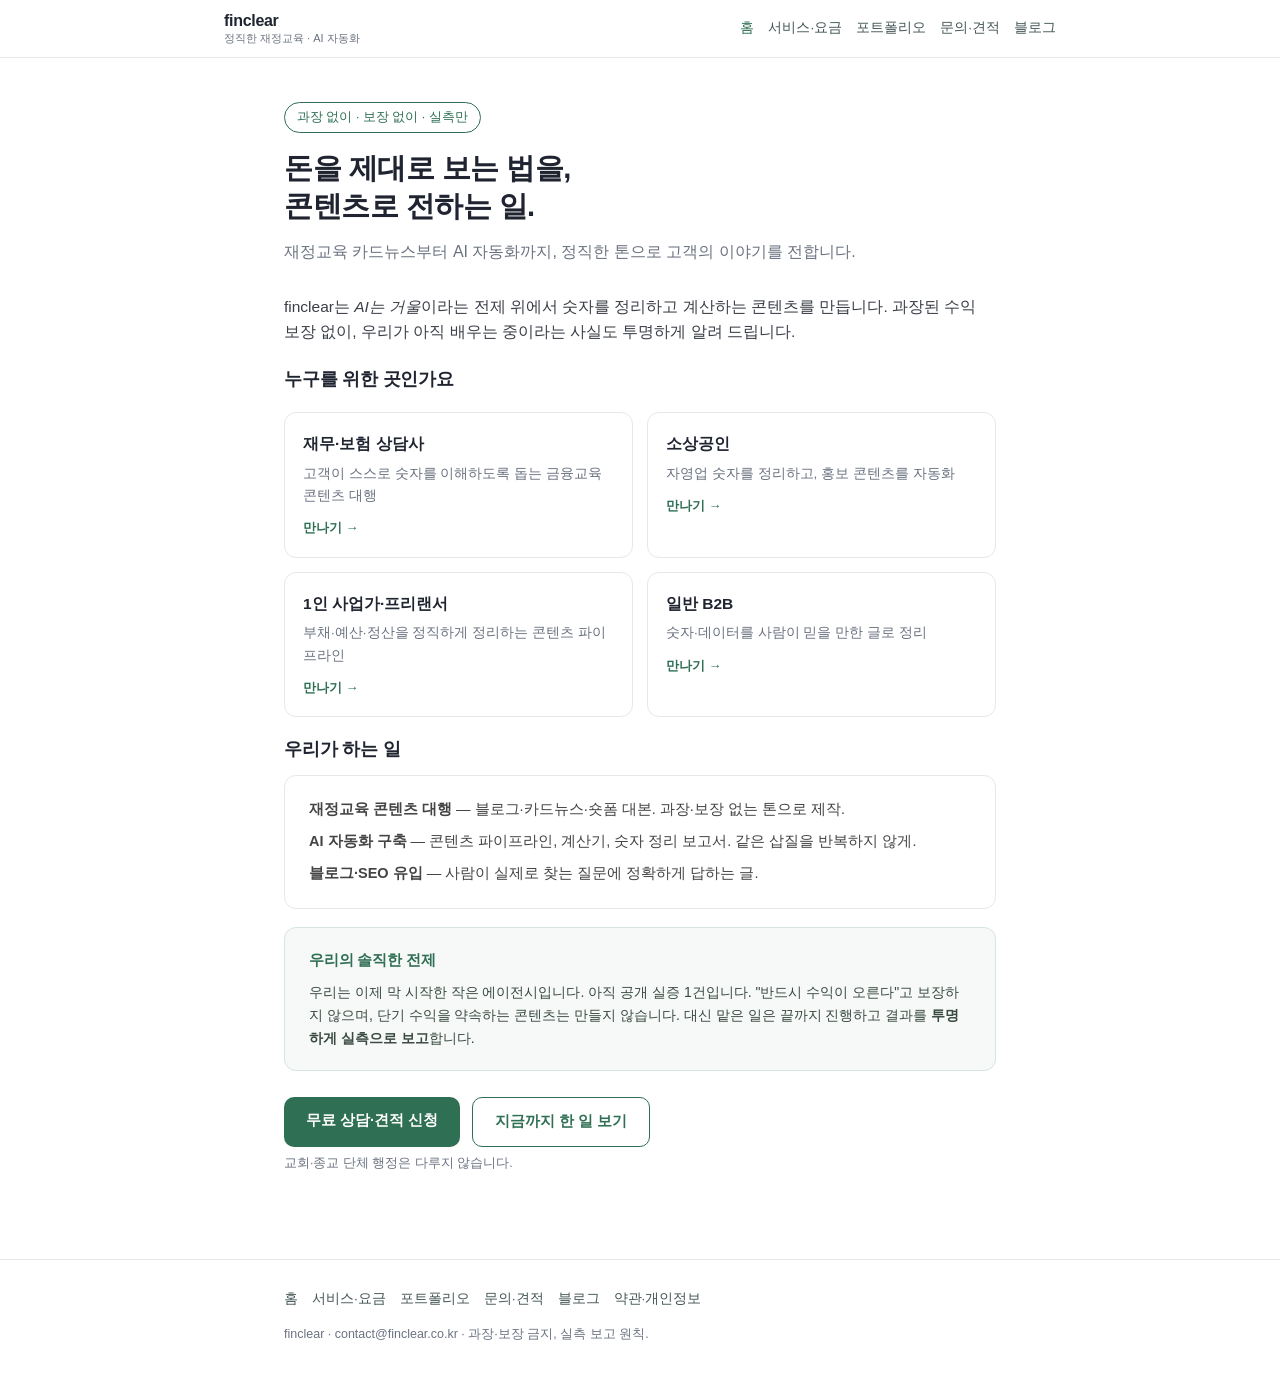
<file: index.html>
<!DOCTYPE html>
<html lang="ko">
<head>
<meta charset="utf-8">
<meta name="viewport" content="width=device-width, initial-scale=1">
<title>finclear — 정직한 재정교육·AI 자동화 콘텐츠 에이전시</title>
<meta name="description" content="과장 없는 재정교육 콘텐츠와 AI 자동화로, 돈을 제대로 보는 법을 전하는 작은 에이전시입니다.">
<link rel="stylesheet" href="/assets/style.css">
</head>
<body>
<header class="site"><div class="site-inner">
<a class="brand" href="/">finclear<small>정직한 재정교육 · AI 자동화</small></a>
<nav class="main">
<a href="/" class="on">홈</a>
<a href="/services/">서비스·요금</a>
<a href="/work/">포트폴리오</a>
<a href="/contact/">문의·견적</a>
<a href="/blog/">블로그</a>
</nav>
</div></header>

<div class="wrap">
<span class="hero-tag">과장 없이 · 보장 없이 · 실측만</span>
<h1>돈을 제대로 보는 법을,<br>콘텐츠로 전하는 일.</h1>
<p class="sub">재정교육 카드뉴스부터 AI 자동화까지, 정직한 톤으로 고객의 이야기를 전합니다.</p>
<p class="lead">finclear는 <em>AI는 거울</em>이라는 전제 위에서 숫자를 정리하고 계산하는 콘텐츠를 만듭니다. 과장된 수익 보장 없이, 우리가 아직 배우는 중이라는 사실도 투명하게 알려 드립니다.</p>

<h2>누구를 위한 곳인가요</h2>
<div class="grid">
<a class="card" href="/for-financial/"><h3>재무·보험 상담사</h3><p>고객이 스스로 숫자를 이해하도록 돕는 금융교육 콘텐츠 대행</p><span class="go">만나기 →</span></a>
<a class="card" href="/for-small-business/"><h3>소상공인</h3><p>자영업 숫자를 정리하고, 홍보 콘텐츠를 자동화</p><span class="go">만나기 →</span></a>
<a class="card" href="/for-solo/"><h3>1인 사업가·프리랜서</h3><p>부채·예산·정산을 정직하게 정리하는 콘텐츠 파이프라인</p><span class="go">만나기 →</span></a>
<a class="card" href="/for-b2b/"><h3>일반 B2B</h3><p>숫자·데이터를 사람이 믿을 만한 글로 정리</p><span class="go">만나기 →</span></a>
</div>

<h2>우리가 하는 일</h2>
<div class="panel">
<p><strong>재정교육 콘텐츠 대행</strong> — 블로그·카드뉴스·숏폼 대본. 과장·보장 없는 톤으로 제작.</p>
<p><strong>AI 자동화 구축</strong> — 콘텐츠 파이프라인, 계산기, 숫자 정리 보고서. 같은 삽질을 반복하지 않게.</p>
<p><strong>블로그·SEO 유입</strong> — 사람이 실제로 찾는 질문에 정확하게 답하는 글.</p>
</div>

<div class="honest">
<h2>우리의 솔직한 전제</h2>
<p>우리는 이제 막 시작한 작은 에이전시입니다. 아직 공개 실증 1건입니다. "반드시 수익이 오른다"고 보장하지 않으며, 단기 수익을 약속하는 콘텐츠는 만들지 않습니다. 대신 맡은 일은 끝까지 진행하고 결과를 <strong>투명하게 실측으로 보고</strong>합니다.</p>
</div>

<div class="cta">
<a class="btn" href="/contact/">무료 상담·견적 신청</a>
<a class="btn ghost" href="/work/">지금까지 한 일 보기</a>
</div>
<p class="note">교회·종교 단체 행정은 다루지 않습니다.</p>
</div>

<footer class="site"><div class="wrap">
<nav class="main"><a href="/">홈</a> <a href="/services/">서비스·요금</a> <a href="/work/">포트폴리오</a> <a href="/contact/">문의·견적</a> <a href="/blog/">블로그</a> <a href="/legal/">약관·개인정보</a></nav>
<p class="note" style="margin-top:14px">finclear · contact@finclear.co.kr · 과장·보장 금지, 실측 보고 원칙.</p>
</div></footer>
</body>
</html>
</file>
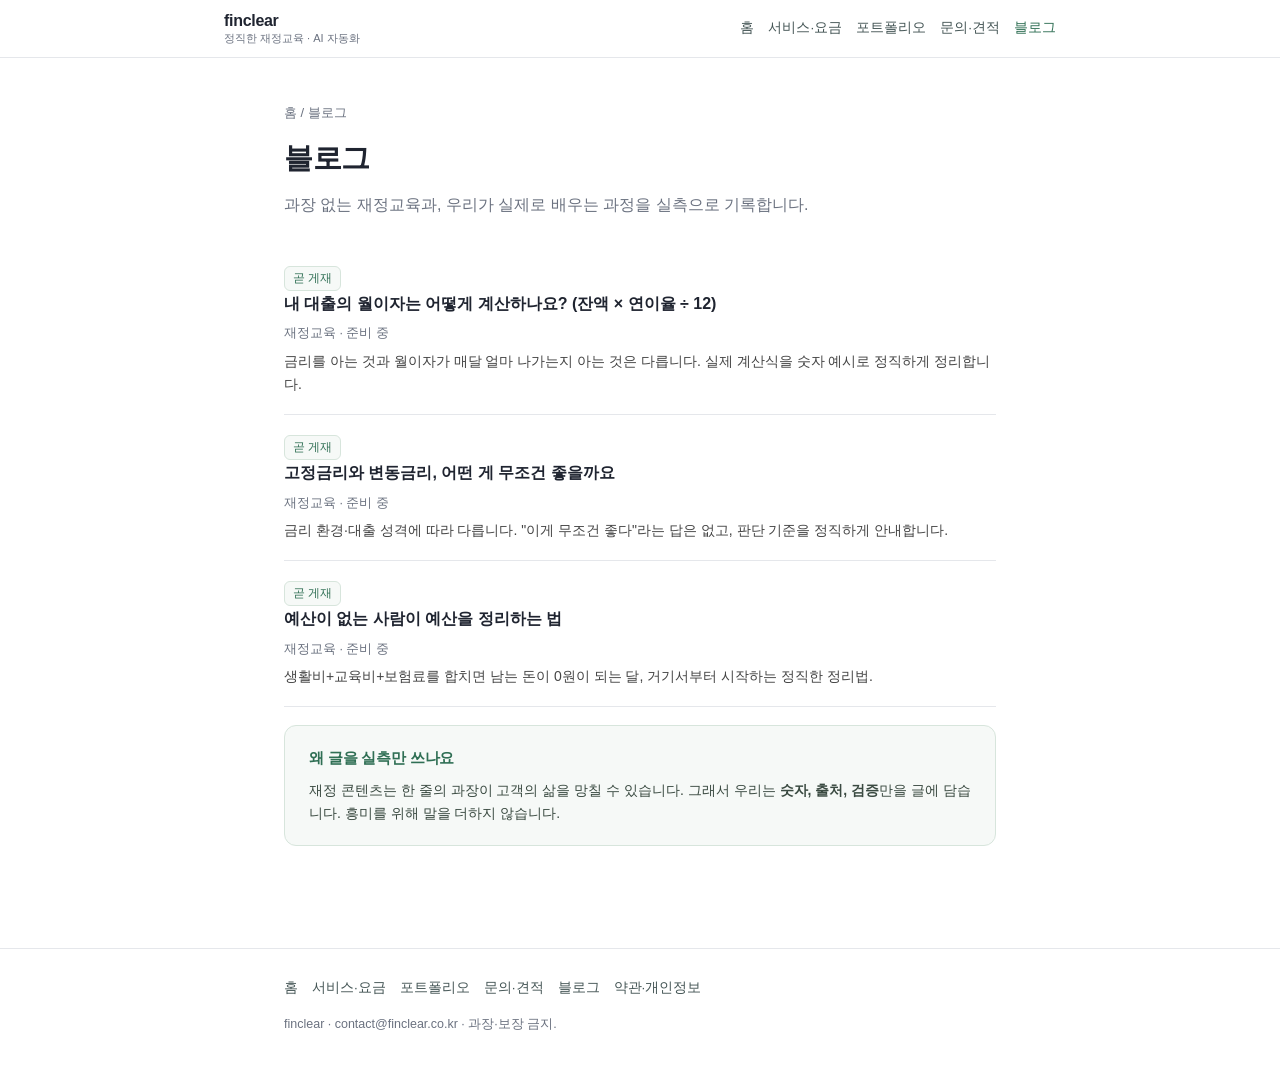
<file: blog/index.html>
<!DOCTYPE html>
<html lang="ko">
<head>
<meta charset="utf-8">
<meta name="viewport" content="width=device-width, initial-scale=1">
<title>블로그 — finclear</title>
<meta name="description" content="finclear의 정직한 재정교육·AI 자동화 이야기. 실측 기반으로 씁니다.">
<link rel="stylesheet" href="/assets/style.css">
</head>
<body>
<header class="site"><div class="site-inner">
<a class="brand" href="/">finclear<small>정직한 재정교육 · AI 자동화</small></a>
<nav class="main">
<a href="/">홈</a>
<a href="/services/">서비스·요금</a>
<a href="/work/">포트폴리오</a>
<a href="/contact/">문의·견적</a>
<a href="/blog/" class="on">블로그</a>
</nav>
</div></header>

<div class="wrap">
<p class="crumb"><a href="/">홈</a> / 블로그</p>
<h1>블로그</h1>
<p class="sub">과장 없는 재정교육과, 우리가 실제로 배우는 과정을 실측으로 기록합니다.</p>

<div class="article">
<span class="badge">곧 게재</span><h3>내 대출의 월이자는 어떻게 계산하나요? (잔액 × 연이율 ÷ 12)</h3>
<p class="meta">재정교육 · 준비 중</p>
<p>금리를 아는 것과 월이자가 매달 얼마 나가는지 아는 것은 다릅니다. 실제 계산식을 숫자 예시로 정직하게 정리합니다.</p>
</div>

<div class="article">
<span class="badge">곧 게재</span><h3>고정금리와 변동금리, 어떤 게 무조건 좋을까요</h3>
<p class="meta">재정교육 · 준비 중</p>
<p>금리 환경·대출 성격에 따라 다릅니다. "이게 무조건 좋다"라는 답은 없고, 판단 기준을 정직하게 안내합니다.</p>
</div>

<div class="article">
<span class="badge">곧 게재</span><h3>예산이 없는 사람이 예산을 정리하는 법</h3>
<p class="meta">재정교육 · 준비 중</p>
<p>생활비+교육비+보험료를 합치면 남는 돈이 0원이 되는 달, 거기서부터 시작하는 정직한 정리법.</p>
</div>

<div class="honest">
<h2>왜 글을 실측만 쓰나요</h2>
<p>재정 콘텐츠는 한 줄의 과장이 고객의 삶을 망칠 수 있습니다. 그래서 우리는 <strong>숫자, 출처, 검증</strong>만을 글에 담습니다. 흥미를 위해 말을 더하지 않습니다.</p>
</div>
</div>

<footer class="site"><div class="wrap">
<nav class="main"><a href="/">홈</a> <a href="/services/">서비스·요금</a> <a href="/work/">포트폴리오</a> <a href="/contact/">문의·견적</a> <a href="/blog/">블로그</a> <a href="/legal/">약관·개인정보</a></nav>
<p class="note" style="margin-top:14px">finclear · contact@finclear.co.kr · 과장·보장 금지.</p>
</div></footer>
</body>
</html>
</file>
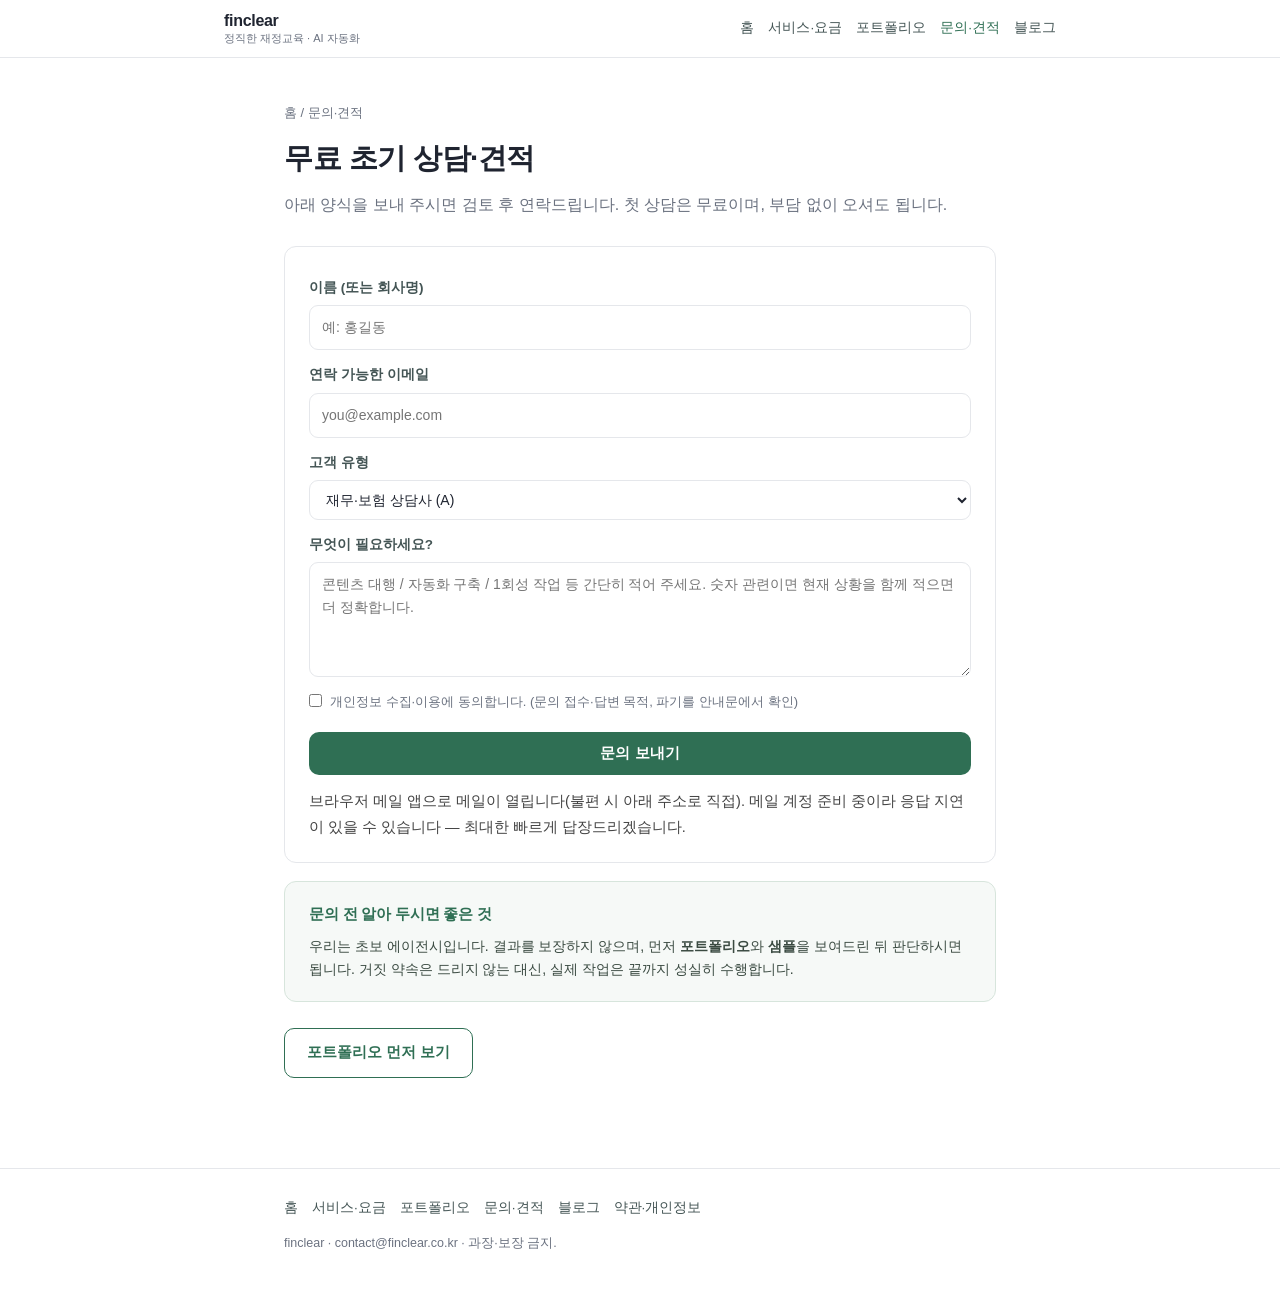
<file: contact/index.html>
<!DOCTYPE html>
<html lang="ko">
<head>
<meta charset="utf-8">
<meta name="viewport" content="width=device-width, initial-scale=1">
<title>문의·견적 신청 — finclear</title>
<meta name="description" content="finclear에 프로젝트를 문의하고 무료 초기 상담·견적을 신청합니다.">
<link rel="stylesheet" href="/assets/style.css">
</head>
<body>
<header class="site"><div class="site-inner">
<a class="brand" href="/">finclear<small>정직한 재정교육 · AI 자동화</small></a>
<nav class="main">
<a href="/">홈</a>
<a href="/services/">서비스·요금</a>
<a href="/work/">포트폴리오</a>
<a href="/contact/" class="on">문의·견적</a>
<a href="/blog/">블로그</a>
</nav>
</div></header>

<div class="wrap">
<p class="crumb"><a href="/">홈</a> / 문의·견적</p>
<h1>무료 초기 상담·견적</h1>
<p class="sub">아래 양식을 보내 주시면 검토 후 연락드립니다. 첫 상담은 무료이며, 부담 없이 오셔도 됩니다.</p>

<div class="panel">
<form class="inq" action="mailto:contact@finclear.co.kr" method="post" enctype="text/plain">
<div class="field"><label for="c1">이름 (또는 회사명)</label><input id="c1" name="이름" type="text" placeholder="예: 홍길동"></div>
<div class="field"><label for="c2">연락 가능한 이메일</label><input id="c2" name="이메일" type="email" placeholder="you@example.com" required></div>
<div class="field"><label for="c3">고객 유형</label><select id="c3" name="고객유형">
<option>재무·보험 상담사 (A)</option><option>소상공인 (B)</option><option>1인 사업가·프리랜서 (C)</option><option>일반 B2B (D)</option><option>기타 · 아직 잘 모르겠어요</option>
</select></div>
<div class="field"><label for="c4">무엇이 필요하세요?</label><textarea id="c4" name="요청내용" rows="4" style="min-height:110px" placeholder="콘텐츠 대행 / 자동화 구축 / 1회성 작업 등 간단히 적어 주세요. 숫자 관련이면 현재 상황을 함께 적으면 더 정확합니다."></textarea></div>
<label class="consent"><input type="checkbox" required> 개인정보 수집·이용에 동의합니다. (문의 접수·답변 목적, 파기를 안내문에서 확인)</label>
<button class="btn" type="submit" style="margin-top:6px">문의 보내기</button>
</form>
<p class="note" style="margin-top:14px">브라우저 메일 앱으로 메일이 열립니다(불편 시 아래 주소로 직접). 메일 계정 준비 중이라 응답 지연이 있을 수 있습니다 — 최대한 빠르게 답장드리겠습니다.</p>
</div>

<div class="honest">
<h2>문의 전 알아 두시면 좋은 것</h2>
<p>우리는 초보 에이전시입니다. 결과를 보장하지 않으며, 먼저 <strong>포트폴리오</strong>와 <strong>샘플</strong>을 보여드린 뒤 판단하시면 됩니다. 거짓 약속은 드리지 않는 대신, 실제 작업은 끝까지 성실히 수행합니다.</p>
</div>

<div class="cta">
<a class="btn ghost" href="/work/">포트폴리오 먼저 보기</a>
</div>
</div>

<footer class="site"><div class="wrap">
<nav class="main"><a href="/">홈</a> <a href="/services/">서비스·요금</a> <a href="/work/">포트폴리오</a> <a href="/contact/">문의·견적</a> <a href="/blog/">블로그</a> <a href="/legal/">약관·개인정보</a></nav>
<p class="note" style="margin-top:14px">finclear · contact@finclear.co.kr · 과장·보장 금지.</p>
</div></footer>
</body>
</html>
</file>
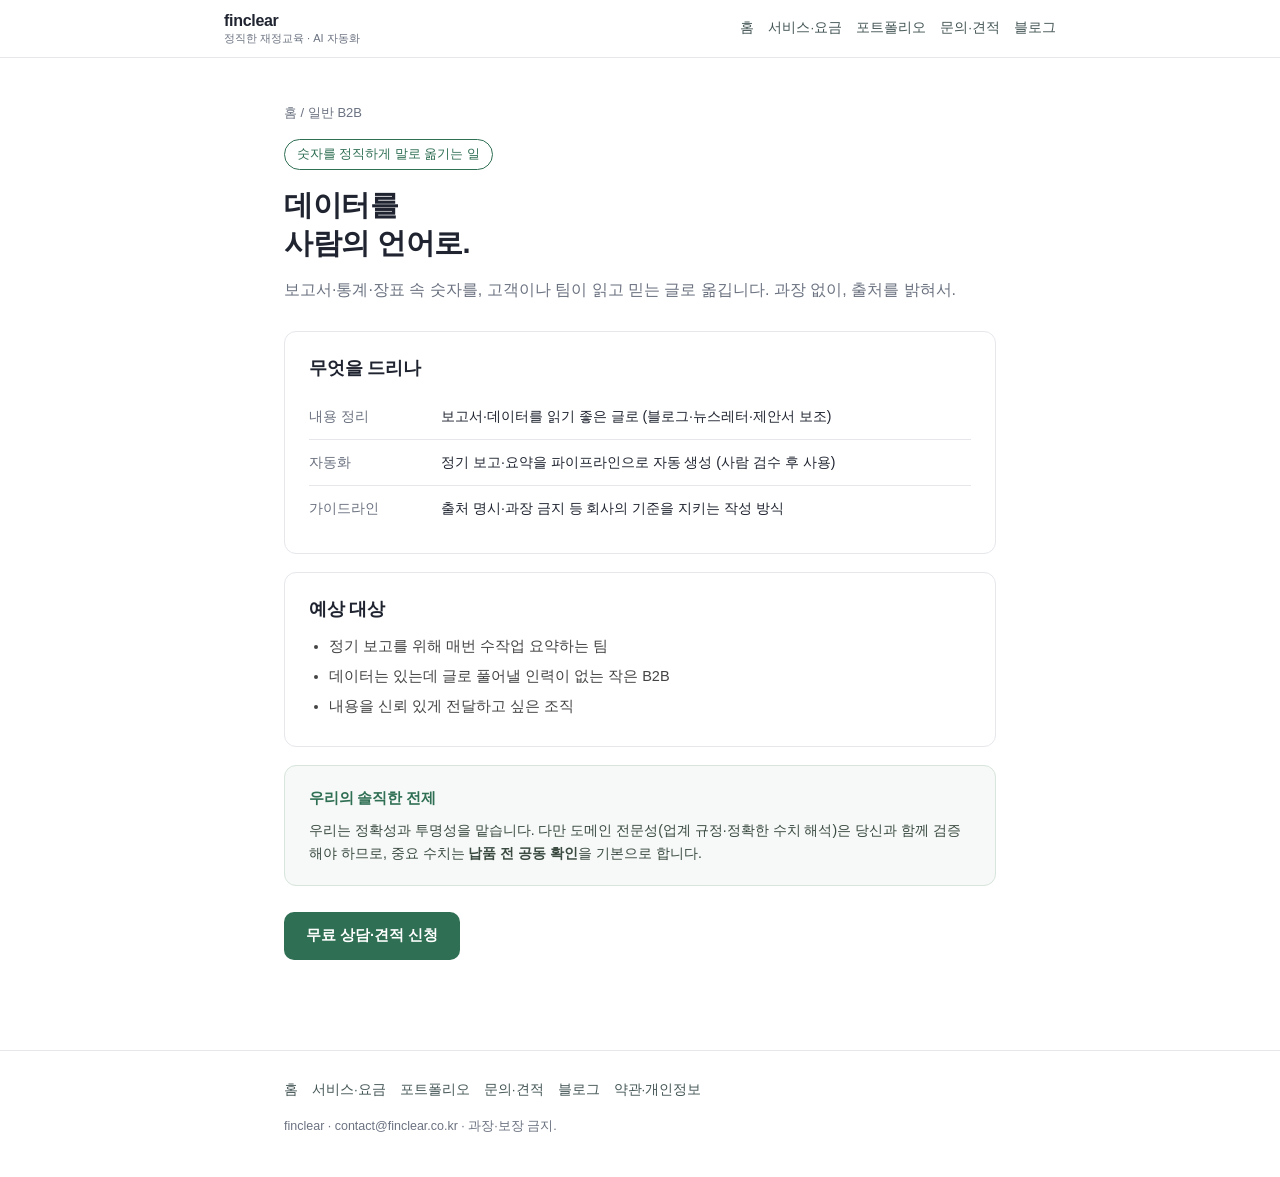
<file: for-b2b/index.html>
<!DOCTYPE html>
<html lang="ko">
<head>
<meta charset="utf-8">
<meta name="viewport" content="width=device-width, initial-scale=1">
<title>일반 B2B · 숫자를 믿을 만한 글로 — finclear</title>
<meta name="description" content="데이터·숫자를 사람이 읽고 믿을 수 있는 글로 정리하는 내용 작성·자동화.">
<link rel="stylesheet" href="/assets/style.css">
</head>
<body>
<header class="site"><div class="site-inner">
<a class="brand" href="/">finclear<small>정직한 재정교육 · AI 자동화</small></a>
<nav class="main">
<a href="/">홈</a>
<a href="/services/">서비스·요금</a>
<a href="/work/">포트폴리오</a>
<a href="/contact/">문의·견적</a>
<a href="/blog/">블로그</a>
</nav>
</div></header>

<div class="wrap">
<p class="crumb"><a href="/">홈</a> / 일반 B2B</p>
<span class="hero-tag">숫자를 정직하게 말로 옮기는 일</span>
<h1>데이터를<br>사람의 언어로.</h1>
<p class="sub">보고서·통계·장표 속 숫자를, 고객이나 팀이 읽고 믿는 글로 옮깁니다. 과장 없이, 출처를 밝혀서.</p>

<div class="panel">
<h2>무엇을 드리나</h2>
<div class="row"><dt>내용 정리</dt><dd>보고서·데이터를 읽기 좋은 글로 (블로그·뉴스레터·제안서 보조)</dd></div>
<div class="row"><dt>자동화</dt><dd>정기 보고·요약을 파이프라인으로 자동 생성 (사람 검수 후 사용)</dd></div>
<div class="row"><dt>가이드라인</dt><dd>출처 명시·과장 금지 등 회사의 기준을 지키는 작성 방식</dd></div>
</div>

<div class="panel">
<h2>예상 대상</h2>
<ul>
<li>정기 보고를 위해 매번 수작업 요약하는 팀</li>
<li>데이터는 있는데 글로 풀어낼 인력이 없는 작은 B2B</li>
<li>내용을 신뢰 있게 전달하고 싶은 조직</li>
</ul>
</div>

<div class="honest">
<h2>우리의 솔직한 전제</h2>
<p>우리는 정확성과 투명성을 맡습니다. 다만 도메인 전문성(업계 규정·정확한 수치 해석)은 당신과 함께 검증해야 하므로, 중요 수치는 <strong>납품 전 공동 확인</strong>을 기본으로 합니다.</p>
</div>

<div class="cta">
<a class="btn" href="/contact/">무료 상담·견적 신청</a>
</div>
</div>

<footer class="site"><div class="wrap">
<nav class="main"><a href="/">홈</a> <a href="/services/">서비스·요금</a> <a href="/work/">포트폴리오</a> <a href="/contact/">문의·견적</a> <a href="/blog/">블로그</a> <a href="/legal/">약관·개인정보</a></nav>
<p class="note" style="margin-top:14px">finclear · contact@finclear.co.kr · 과장·보장 금지.</p>
</div></footer>
</body>
</html>
</file>
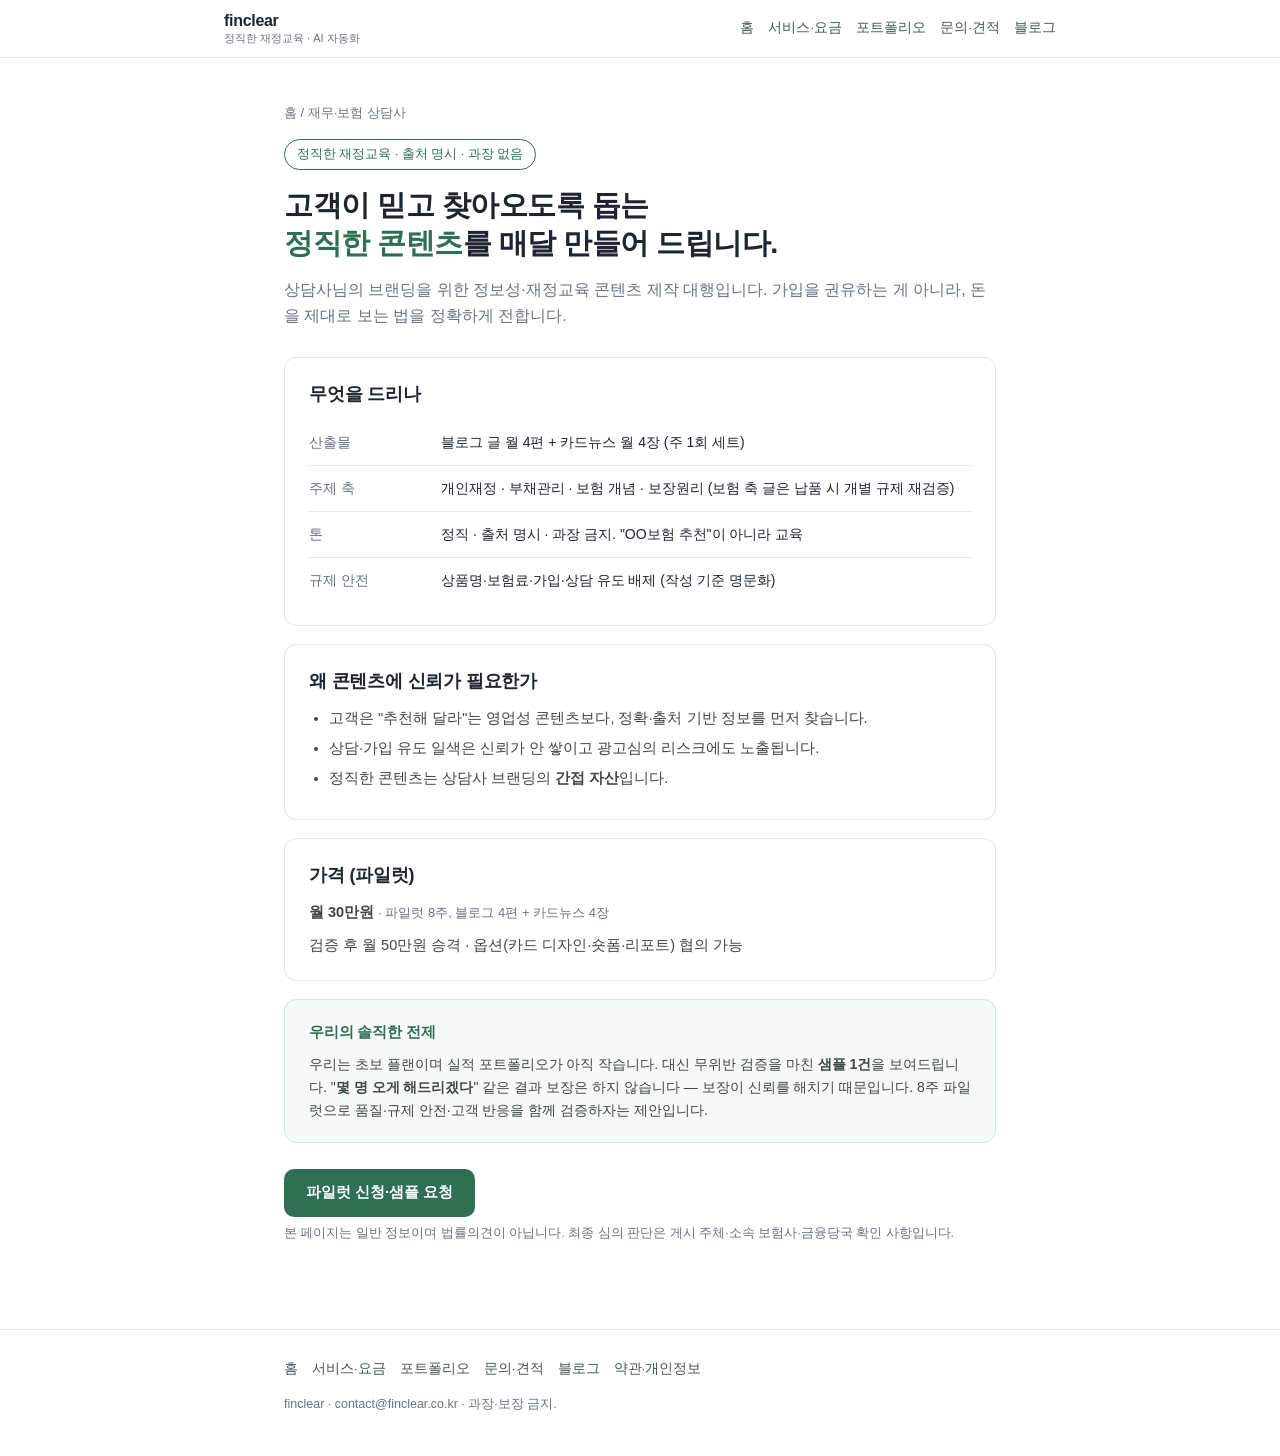
<file: for-financial/index.html>
<!DOCTYPE html>
<html lang="ko">
<head>
<meta charset="utf-8">
<meta name="viewport" content="width=device-width, initial-scale=1">
<title>재무·보험 상담사를 위한 정직한 재정교육 콘텐츠 — finclear</title>
<meta name="description" content="설계사·재무상담사님의 브랜딩을 위한 정보성·재정교육 콘텐츠 제작 대행. 가입을 권유하는 게 아니라 돈을 제대로 보는 법을 정확하게 전합니다.">
<link rel="stylesheet" href="/assets/style.css">
</head>
<body>
<header class="site"><div class="site-inner">
<a class="brand" href="/">finclear<small>정직한 재정교육 · AI 자동화</small></a>
<nav class="main">
<a href="/">홈</a>
<a href="/services/">서비스·요금</a>
<a href="/work/">포트폴리오</a>
<a href="/contact/">문의·견적</a>
<a href="/blog/">블로그</a>
</nav>
</div></header>

<div class="wrap">
<p class="crumb"><a href="/">홈</a> / 재무·보험 상담사</p>
<span class="hero-tag">정직한 재정교육 · 출처 명시 · 과장 없음</span>
<h1>고객이 믿고 찾아오도록 돕는<br><em>정직한 콘텐츠</em>를 매달 만들어 드립니다.</h1>
<p class="sub">상담사님의 브랜딩을 위한 정보성·재정교육 콘텐츠 제작 대행입니다. 가입을 권유하는 게 아니라, 돈을 제대로 보는 법을 정확하게 전합니다.</p>

<div class="panel">
<h2>무엇을 드리나</h2>
<div class="row"><dt>산출물</dt><dd>블로그 글 월 4편 + 카드뉴스 월 4장 (주 1회 세트)</dd></div>
<div class="row"><dt>주제 축</dt><dd>개인재정 · 부채관리 · 보험 개념 · 보장원리 (보험 축 글은 납품 시 개별 규제 재검증)</dd></div>
<div class="row"><dt>톤</dt><dd>정직 · 출처 명시 · 과장 금지. "OO보험 추천"이 아니라 교육</dd></div>
<div class="row"><dt>규제 안전</dt><dd>상품명·보험료·가입·상담 유도 배제 (작성 기준 명문화)</dd></div>
</div>

<div class="panel">
<h2>왜 콘텐츠에 신뢰가 필요한가</h2>
<ul>
<li>고객은 "추천해 달라"는 영업성 콘텐츠보다, 정확·출처 기반 정보를 먼저 찾습니다.</li>
<li>상담·가입 유도 일색은 신뢰가 안 쌓이고 광고심의 리스크에도 노출됩니다.</li>
<li>정직한 콘텐츠는 상담사 브랜딩의 <strong>간접 자산</strong>입니다.</li>
</ul>
</div>

<div class="panel">
<h2>가격 (파일럿)</h2>
<p class="price">월 30만원 <small>· 파일럿 8주, 블로그 4편 + 카드뉴스 4장</small></p>
<p class="note" style="margin-top:8px">검증 후 월 50만원 승격 · 옵션(카드 디자인·숏폼·리포트) 협의 가능</p>
</div>

<div class="honest">
<h2>우리의 솔직한 전제</h2>
<p>우리는 초보 플랜이며 실적 포트폴리오가 아직 작습니다. 대신 무위반 검증을 마친 <strong>샘플 1건</strong>을 보여드립니다. "<strong>몇 명 오게 해드리겠다</strong>" 같은 결과 보장은 하지 않습니다 — 보장이 신뢰를 해치기 때문입니다. 8주 파일럿으로 품질·규제 안전·고객 반응을 함께 검증하자는 제안입니다.</p>
</div>

<div class="cta">
<a class="btn" href="/contact/">파일럿 신청·샘플 요청</a>
</div>
<p class="note">본 페이지는 일반 정보이며 법률의견이 아닙니다. 최종 심의 판단은 게시 주체·소속 보험사·금융당국 확인 사항입니다.</p>
</div>

<footer class="site"><div class="wrap">
<nav class="main"><a href="/">홈</a> <a href="/services/">서비스·요금</a> <a href="/work/">포트폴리오</a> <a href="/contact/">문의·견적</a> <a href="/blog/">블로그</a> <a href="/legal/">약관·개인정보</a></nav>
<p class="note" style="margin-top:14px">finclear · contact@finclear.co.kr · 과장·보장 금지.</p>
</div></footer>
</body>
</html>
</file>
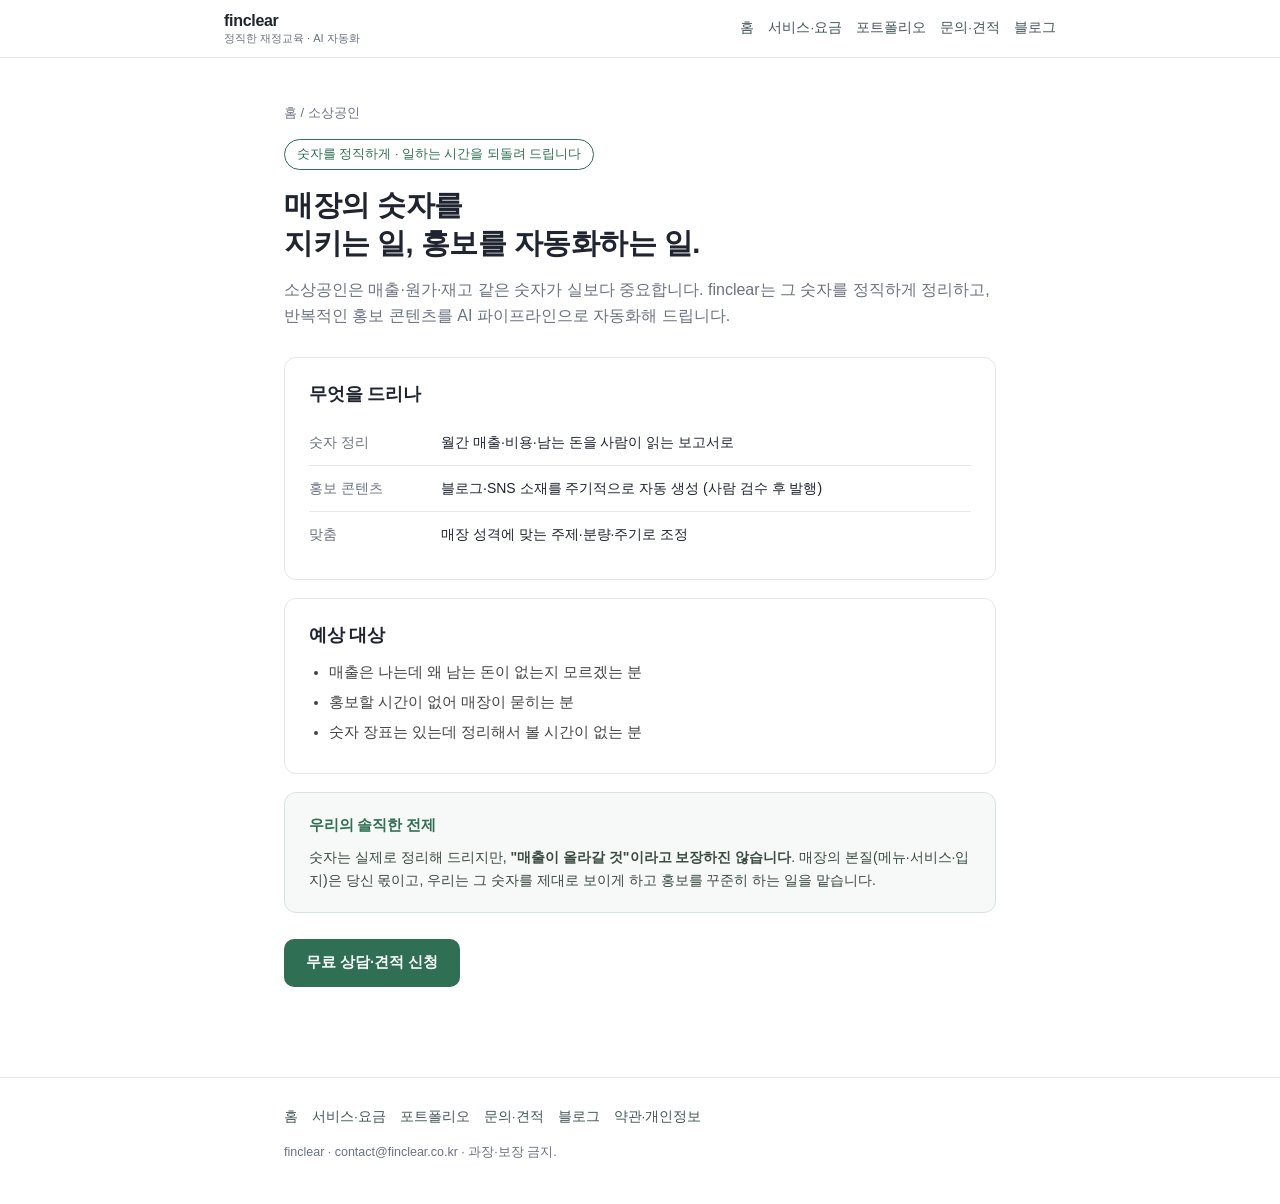
<file: for-small-business/index.html>
<!DOCTYPE html>
<html lang="ko">
<head>
<meta charset="utf-8">
<meta name="viewport" content="width=device-width, initial-scale=1">
<title>소상공인을 위한 숫자 정리·홍보 콘텐츠 — finclear</title>
<meta name="description" content="자영업 숫자를 정직하게 정리하고, 홍보 콘텐츠를 자동화합니다.">
<link rel="stylesheet" href="/assets/style.css">
</head>
<body>
<header class="site"><div class="site-inner">
<a class="brand" href="/">finclear<small>정직한 재정교육 · AI 자동화</small></a>
<nav class="main">
<a href="/">홈</a>
<a href="/services/">서비스·요금</a>
<a href="/work/">포트폴리오</a>
<a href="/contact/">문의·견적</a>
<a href="/blog/">블로그</a>
</nav>
</div></header>

<div class="wrap">
<p class="crumb"><a href="/">홈</a> / 소상공인</p>
<span class="hero-tag">숫자를 정직하게 · 일하는 시간을 되돌려 드립니다</span>
<h1>매장의 숫자를<br>지키는 일, 홍보를 자동화하는 일.</h1>
<p class="sub">소상공인은 매출·원가·재고 같은 숫자가 실보다 중요합니다. finclear는 그 숫자를 정직하게 정리하고, 반복적인 홍보 콘텐츠를 AI 파이프라인으로 자동화해 드립니다.</p>

<div class="panel">
<h2>무엇을 드리나</h2>
<div class="row"><dt>숫자 정리</dt><dd>월간 매출·비용·남는 돈을 사람이 읽는 보고서로</dd></div>
<div class="row"><dt>홍보 콘텐츠</dt><dd>블로그·SNS 소재를 주기적으로 자동 생성 (사람 검수 후 발행)</dd></div>
<div class="row"><dt>맞춤</dt><dd>매장 성격에 맞는 주제·분량·주기로 조정</dd></div>
</div>

<div class="panel">
<h2>예상 대상</h2>
<ul>
<li>매출은 나는데 왜 남는 돈이 없는지 모르겠는 분</li>
<li>홍보할 시간이 없어 매장이 묻히는 분</li>
<li>숫자 장표는 있는데 정리해서 볼 시간이 없는 분</li>
</ul>
</div>

<div class="honest">
<h2>우리의 솔직한 전제</h2>
<p>숫자는 실제로 정리해 드리지만, <strong>"매출이 올라갈 것"이라고 보장하진 않습니다</strong>. 매장의 본질(메뉴·서비스·입지)은 당신 몫이고, 우리는 그 숫자를 제대로 보이게 하고 홍보를 꾸준히 하는 일을 맡습니다.</p>
</div>

<div class="cta">
<a class="btn" href="/contact/">무료 상담·견적 신청</a>
</div>
</div>

<footer class="site"><div class="wrap">
<nav class="main"><a href="/">홈</a> <a href="/services/">서비스·요금</a> <a href="/work/">포트폴리오</a> <a href="/contact/">문의·견적</a> <a href="/blog/">블로그</a> <a href="/legal/">약관·개인정보</a></nav>
<p class="note" style="margin-top:14px">finclear · contact@finclear.co.kr · 과장·보장 금지.</p>
</div></footer>
</body>
</html>
</file>
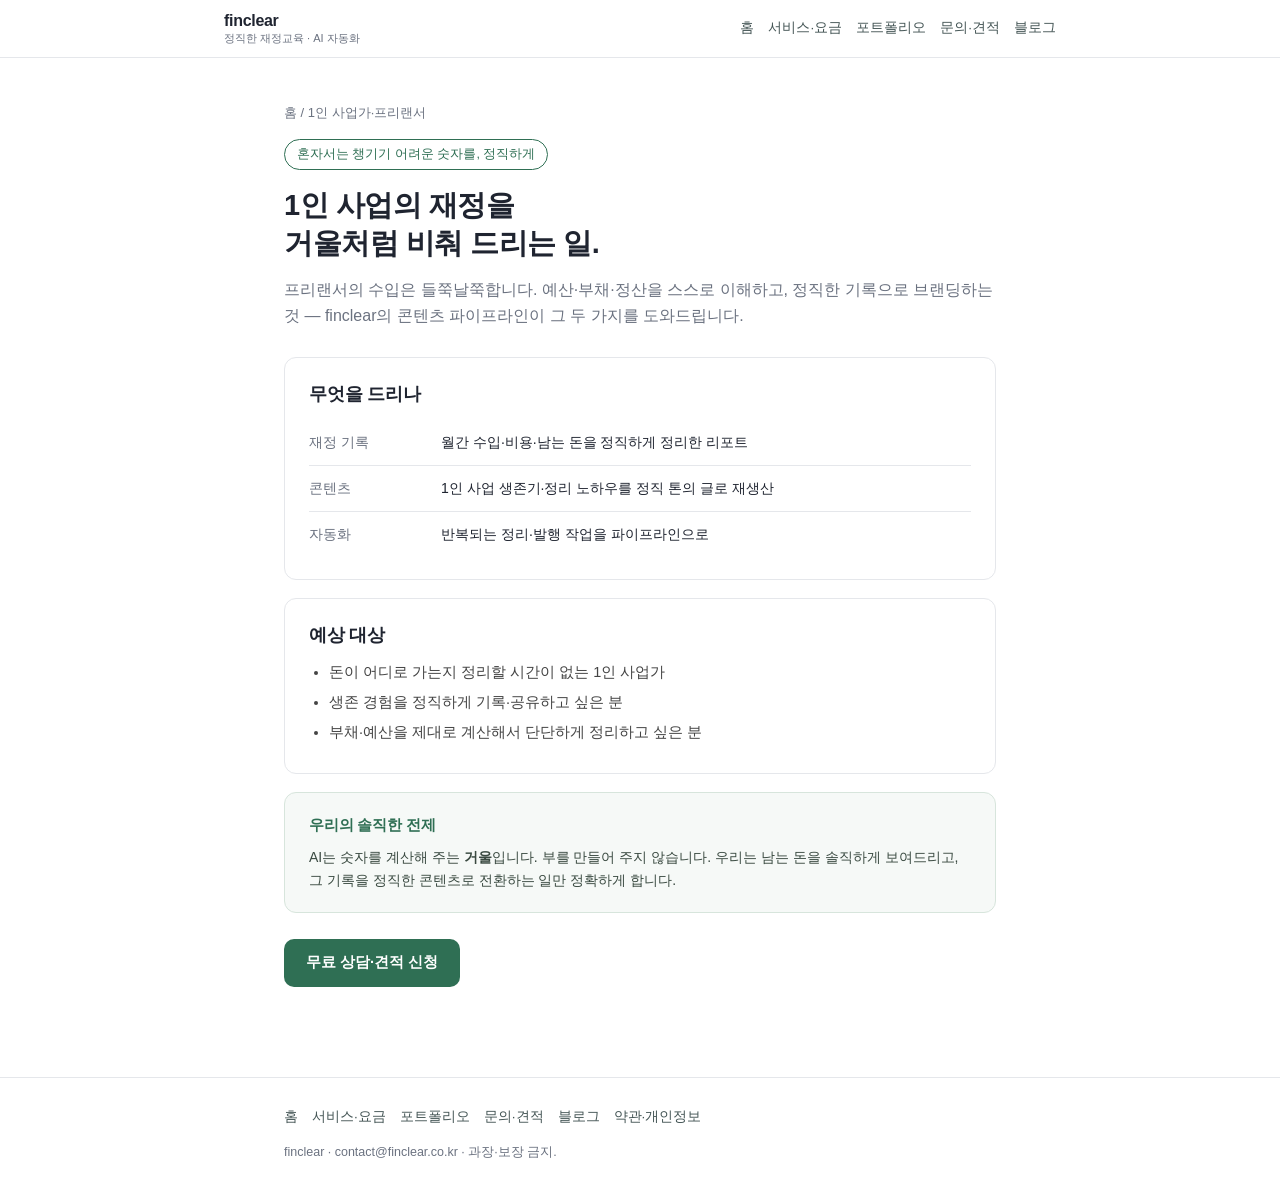
<file: for-solo/index.html>
<!DOCTYPE html>
<html lang="ko">
<head>
<meta charset="utf-8">
<meta name="viewport" content="width=device-width, initial-scale=1">
<title>1인 사업가·프리랜서를 위한 콘텐츠 파이프라인 — finclear</title>
<meta name="description" content="혼자 하는 사업의 부채·예산·정산을 정직하게 정리하는 콘텐츠 파이프라인.">
<link rel="stylesheet" href="/assets/style.css">
</head>
<body>
<header class="site"><div class="site-inner">
<a class="brand" href="/">finclear<small>정직한 재정교육 · AI 자동화</small></a>
<nav class="main">
<a href="/">홈</a>
<a href="/services/">서비스·요금</a>
<a href="/work/">포트폴리오</a>
<a href="/contact/">문의·견적</a>
<a href="/blog/">블로그</a>
</nav>
</div></header>

<div class="wrap">
<p class="crumb"><a href="/">홈</a> / 1인 사업가·프리랜서</p>
<span class="hero-tag">혼자서는 챙기기 어려운 숫자를, 정직하게</span>
<h1>1인 사업의 재정을<br>거울처럼 비춰 드리는 일.</h1>
<p class="sub">프리랜서의 수입은 들쭉날쭉합니다. 예산·부채·정산을 스스로 이해하고, 정직한 기록으로 브랜딩하는 것 — finclear의 콘텐츠 파이프라인이 그 두 가지를 도와드립니다.</p>

<div class="panel">
<h2>무엇을 드리나</h2>
<div class="row"><dt>재정 기록</dt><dd>월간 수입·비용·남는 돈을 정직하게 정리한 리포트</dd></div>
<div class="row"><dt>콘텐츠</dt><dd>1인 사업 생존기·정리 노하우를 정직 톤의 글로 재생산</dd></div>
<div class="row"><dt>자동화</dt><dd>반복되는 정리·발행 작업을 파이프라인으로</dd></div>
</div>

<div class="panel">
<h2>예상 대상</h2>
<ul>
<li>돈이 어디로 가는지 정리할 시간이 없는 1인 사업가</li>
<li>생존 경험을 정직하게 기록·공유하고 싶은 분</li>
<li>부채·예산을 제대로 계산해서 단단하게 정리하고 싶은 분</li>
</ul>
</div>

<div class="honest">
<h2>우리의 솔직한 전제</h2>
<p>AI는 숫자를 계산해 주는 <strong>거울</strong>입니다. 부를 만들어 주지 않습니다. 우리는 남는 돈을 솔직하게 보여드리고, 그 기록을 정직한 콘텐츠로 전환하는 일만 정확하게 합니다.</p>
</div>

<div class="cta">
<a class="btn" href="/contact/">무료 상담·견적 신청</a>
</div>
</div>

<footer class="site"><div class="wrap">
<nav class="main"><a href="/">홈</a> <a href="/services/">서비스·요금</a> <a href="/work/">포트폴리오</a> <a href="/contact/">문의·견적</a> <a href="/blog/">블로그</a> <a href="/legal/">약관·개인정보</a></nav>
<p class="note" style="margin-top:14px">finclear · contact@finclear.co.kr · 과장·보장 금지.</p>
</div></footer>
</body>
</html>
</file>
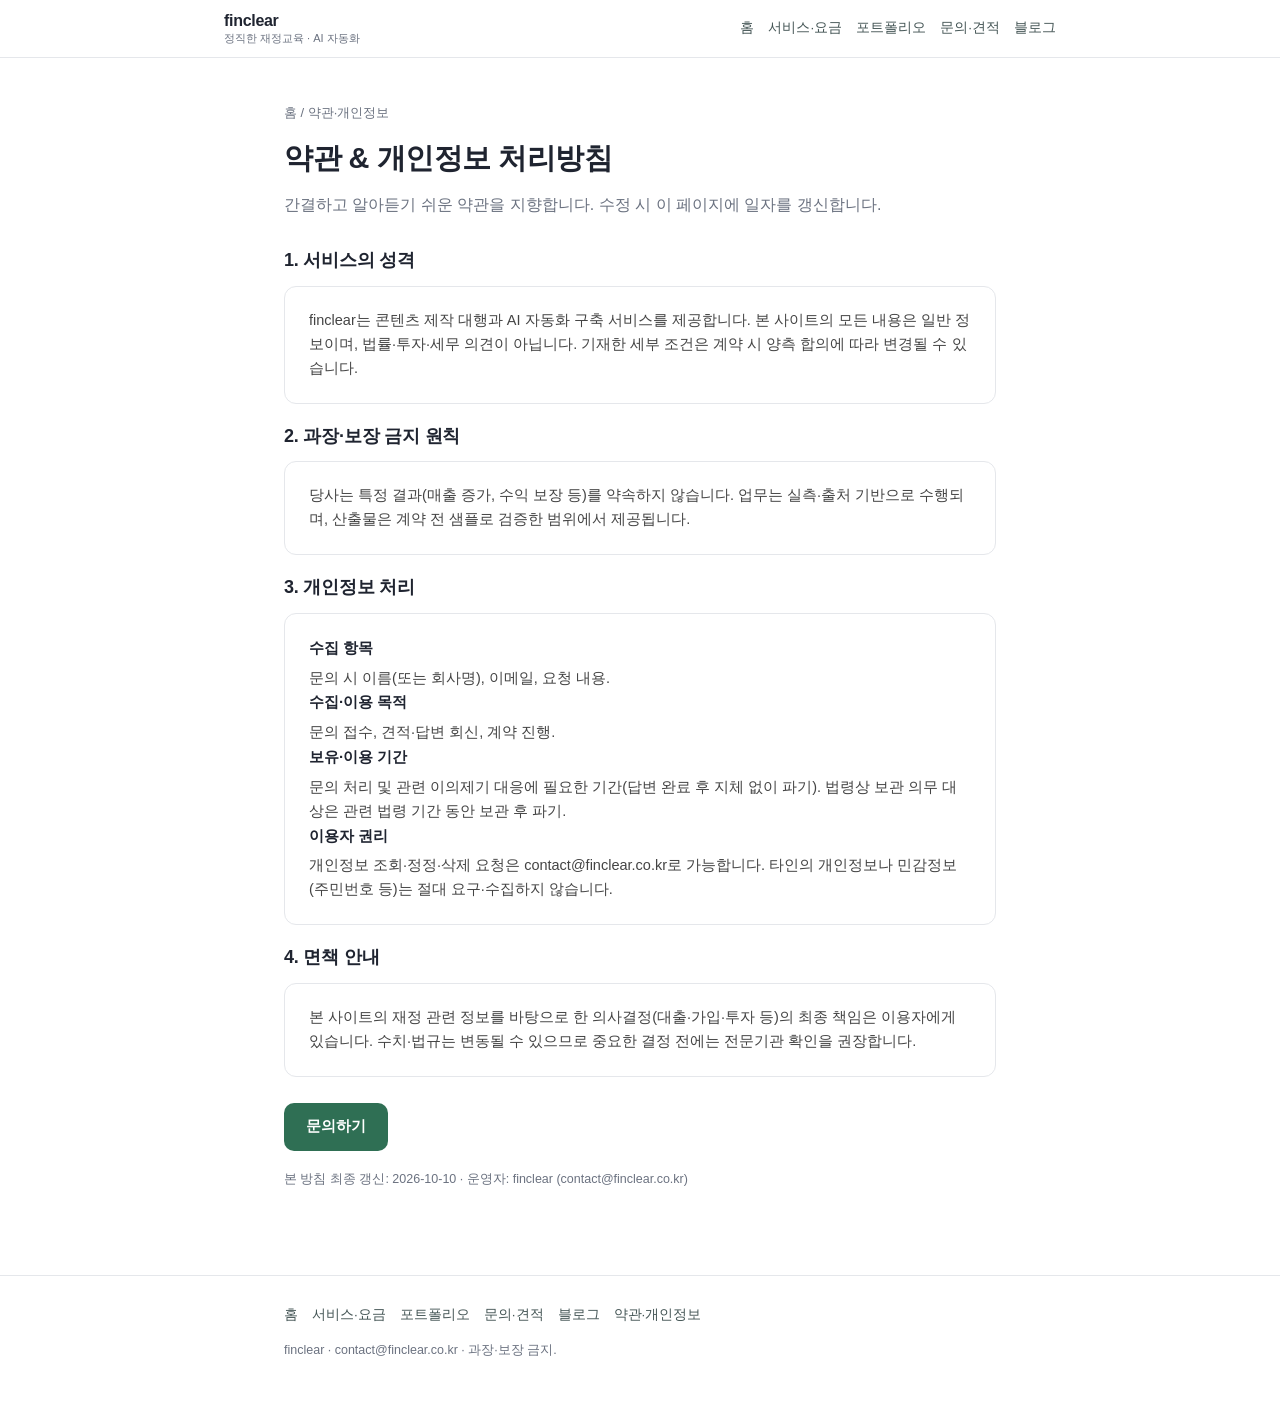
<file: legal/index.html>
<!DOCTYPE html>
<html lang="ko">
<head>
<meta charset="utf-8">
<meta name="viewport" content="width=device-width, initial-scale=1">
<title>약관·개인정보 처리 — finclear</title>
<meta name="description" content="finclear의 운영 약관과 개인정보 처리 방침입니다.">
<link rel="stylesheet" href="/assets/style.css">
</head>
<body>
<header class="site"><div class="site-inner">
<a class="brand" href="/">finclear<small>정직한 재정교육 · AI 자동화</small></a>
<nav class="main">
<a href="/">홈</a>
<a href="/services/">서비스·요금</a>
<a href="/work/">포트폴리오</a>
<a href="/contact/">문의·견적</a>
<a href="/blog/">블로그</a>
</nav>
</div></header>

<div class="wrap">
<p class="crumb"><a href="/">홈</a> / 약관·개인정보</p>
<h1>약관 &amp; 개인정보 처리방침</h1>
<p class="sub">간결하고 알아듣기 쉬운 약관을 지향합니다. 수정 시 이 페이지에 일자를 갱신합니다.</p>

<h2>1. 서비스의 성격</h2>
<div class="panel">
<p>finclear는 콘텐츠 제작 대행과 AI 자동화 구축 서비스를 제공합니다. 본 사이트의 모든 내용은 일반 정보이며, 법률·투자·세무 의견이 아닙니다. 기재한 세부 조건은 계약 시 양측 합의에 따라 변경될 수 있습니다.</p>
</div>

<h2>2. 과장·보장 금지 원칙</h2>
<div class="panel">
<p>당사는 특정 결과(매출 증가, 수익 보장 등)를 약속하지 않습니다. 업무는 실측·출처 기반으로 수행되며, 산출물은 계약 전 샘플로 검증한 범위에서 제공됩니다.</p>
</div>

<h2>3. 개인정보 처리</h2>
<div class="panel">
<h3>수집 항목</h3>
<p>문의 시 이름(또는 회사명), 이메일, 요청 내용.</p>
<h3>수집·이용 목적</h3>
<p>문의 접수, 견적·답변 회신, 계약 진행.</p>
<h3>보유·이용 기간</h3>
<p>문의 처리 및 관련 이의제기 대응에 필요한 기간(답변 완료 후 지체 없이 파기). 법령상 보관 의무 대상은 관련 법령 기간 동안 보관 후 파기.</p>
<h3>이용자 권리</h3>
<p>개인정보 조회·정정·삭제 요청은 contact@finclear.co.kr로 가능합니다. 타인의 개인정보나 민감정보(주민번호 등)는 절대 요구·수집하지 않습니다.</p>
</div>

<h2>4. 면책 안내</h2>
<div class="panel">
<p>본 사이트의 재정 관련 정보를 바탕으로 한 의사결정(대출·가입·투자 등)의 최종 책임은 이용자에게 있습니다. 수치·법규는 변동될 수 있으므로 중요한 결정 전에는 전문기관 확인을 권장합니다.</p>
</div>

<div class="cta">
<a class="btn" href="/contact/">문의하기</a>
</div>
<p class="note" style="margin-top:18px">본 방침 최종 갱신: 2026-10-10 · 운영자: finclear (contact@finclear.co.kr)</p>
</div>

<footer class="site"><div class="wrap">
<nav class="main"><a href="/">홈</a> <a href="/services/">서비스·요금</a> <a href="/work/">포트폴리오</a> <a href="/contact/">문의·견적</a> <a href="/blog/">블로그</a> <a href="/legal/">약관·개인정보</a></nav>
<p class="note" style="margin-top:14px">finclear · contact@finclear.co.kr · 과장·보장 금지.</p>
</div></footer>
</body>
</html>
</file>
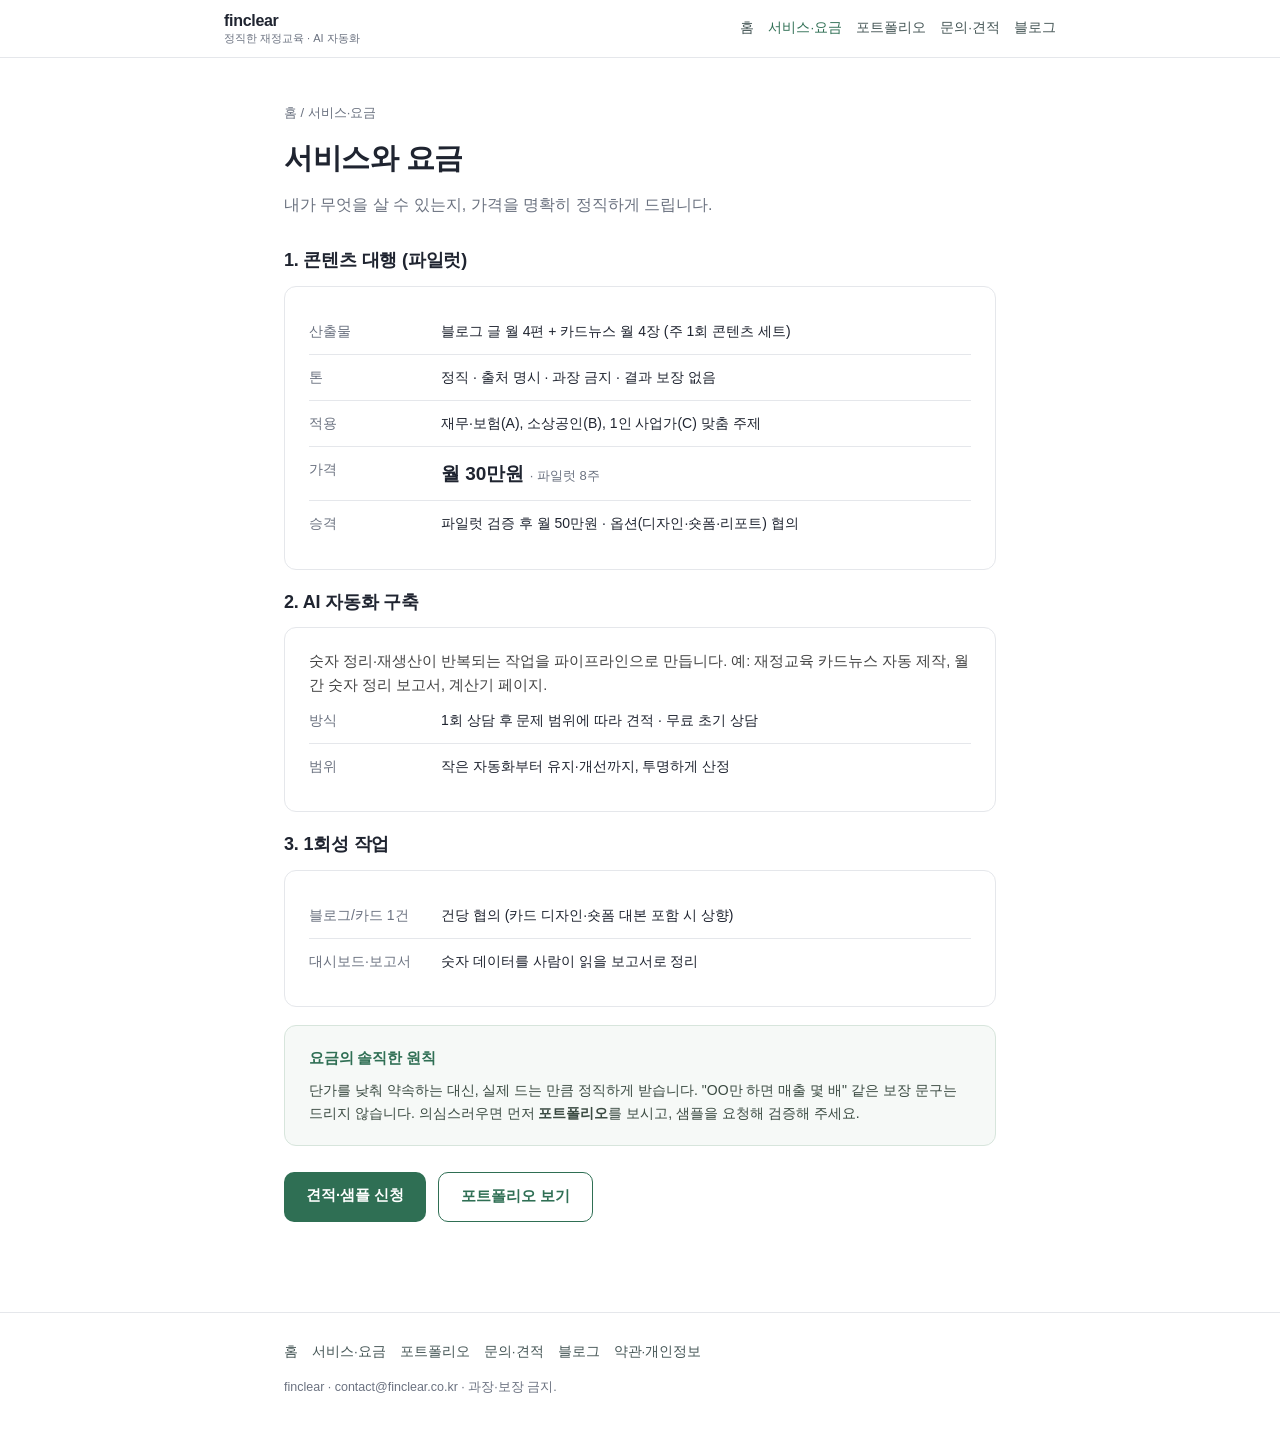
<file: services/index.html>
<!DOCTYPE html>
<html lang="ko">
<head>
<meta charset="utf-8">
<meta name="viewport" content="width=device-width, initial-scale=1">
<title>서비스·요금 — finclear</title>
<meta name="description" content="finclear의 콘텐츠 대행·AI 자동화 서비스와 요금을 정직하게 안내합니다.">
<link rel="stylesheet" href="/assets/style.css">
</head>
<body>
<header class="site"><div class="site-inner">
<a class="brand" href="/">finclear<small>정직한 재정교육 · AI 자동화</small></a>
<nav class="main">
<a href="/">홈</a>
<a href="/services/" class="on">서비스·요금</a>
<a href="/work/">포트폴리오</a>
<a href="/contact/">문의·견적</a>
<a href="/blog/">블로그</a>
</nav>
</div></header>

<div class="wrap">
<p class="crumb"><a href="/">홈</a> / 서비스·요금</p>
<h1>서비스와 요금</h1>
<p class="sub">내가 무엇을 살 수 있는지, 가격을 명확히 정직하게 드립니다.</p>

<h2>1. 콘텐츠 대행 (파일럿)</h2>
<div class="panel">
<div class="row"><dt>산출물</dt><dd>블로그 글 월 4편 + 카드뉴스 월 4장 (주 1회 콘텐츠 세트)</dd></div>
<div class="row"><dt>톤</dt><dd>정직 · 출처 명시 · 과장 금지 · 결과 보장 없음</dd></div>
<div class="row"><dt>적용</dt><dd>재무·보험(A), 소상공인(B), 1인 사업가(C) 맞춤 주제</dd></div>
<div class="row"><dt>가격</dt><dd><span class="price">월 30만원 <small>· 파일럿 8주</small></span></dd></div>
<div class="row"><dt>승격</dt><dd>파일럿 검증 후 월 50만원 · 옵션(디자인·숏폼·리포트) 협의</dd></div>
</div>

<h2>2. AI 자동화 구축</h2>
<div class="panel">
<p>숫자 정리·재생산이 반복되는 작업을 파이프라인으로 만듭니다. 예: 재정교육 카드뉴스 자동 제작, 월간 숫자 정리 보고서, 계산기 페이지.</p>
<div class="row"><dt>방식</dt><dd>1회 상담 후 문제 범위에 따라 견적 · 무료 초기 상담</dd></div>
<div class="row"><dt>범위</dt><dd>작은 자동화부터 유지·개선까지, 투명하게 산정</dd></div>
</div>

<h2>3. 1회성 작업</h2>
<div class="panel">
<div class="row"><dt>블로그/카드 1건</dt><dd>건당 협의 (카드 디자인·숏폼 대본 포함 시 상향)</dd></div>
<div class="row"><dt>대시보드·보고서</dt><dd>숫자 데이터를 사람이 읽을 보고서로 정리</dd></div>
</div>

<div class="honest">
<h2>요금의 솔직한 원칙</h2>
<p>단가를 낮춰 약속하는 대신, 실제 드는 만큼 정직하게 받습니다. "OO만 하면 매출 몇 배" 같은 보장 문구는 드리지 않습니다. 의심스러우면 먼저 <strong>포트폴리오</strong>를 보시고, 샘플을 요청해 검증해 주세요.</p>
</div>

<div class="cta">
<a class="btn" href="/contact/">견적·샘플 신청</a>
<a class="btn ghost" href="/work/">포트폴리오 보기</a>
</div>
</div>

<footer class="site"><div class="wrap">
<nav class="main"><a href="/">홈</a> <a href="/services/">서비스·요금</a> <a href="/work/">포트폴리오</a> <a href="/contact/">문의·견적</a> <a href="/blog/">블로그</a> <a href="/legal/">약관·개인정보</a></nav>
<p class="note" style="margin-top:14px">finclear · contact@finclear.co.kr · 과장·보장 금지.</p>
</div></footer>
</body>
</html>
</file>
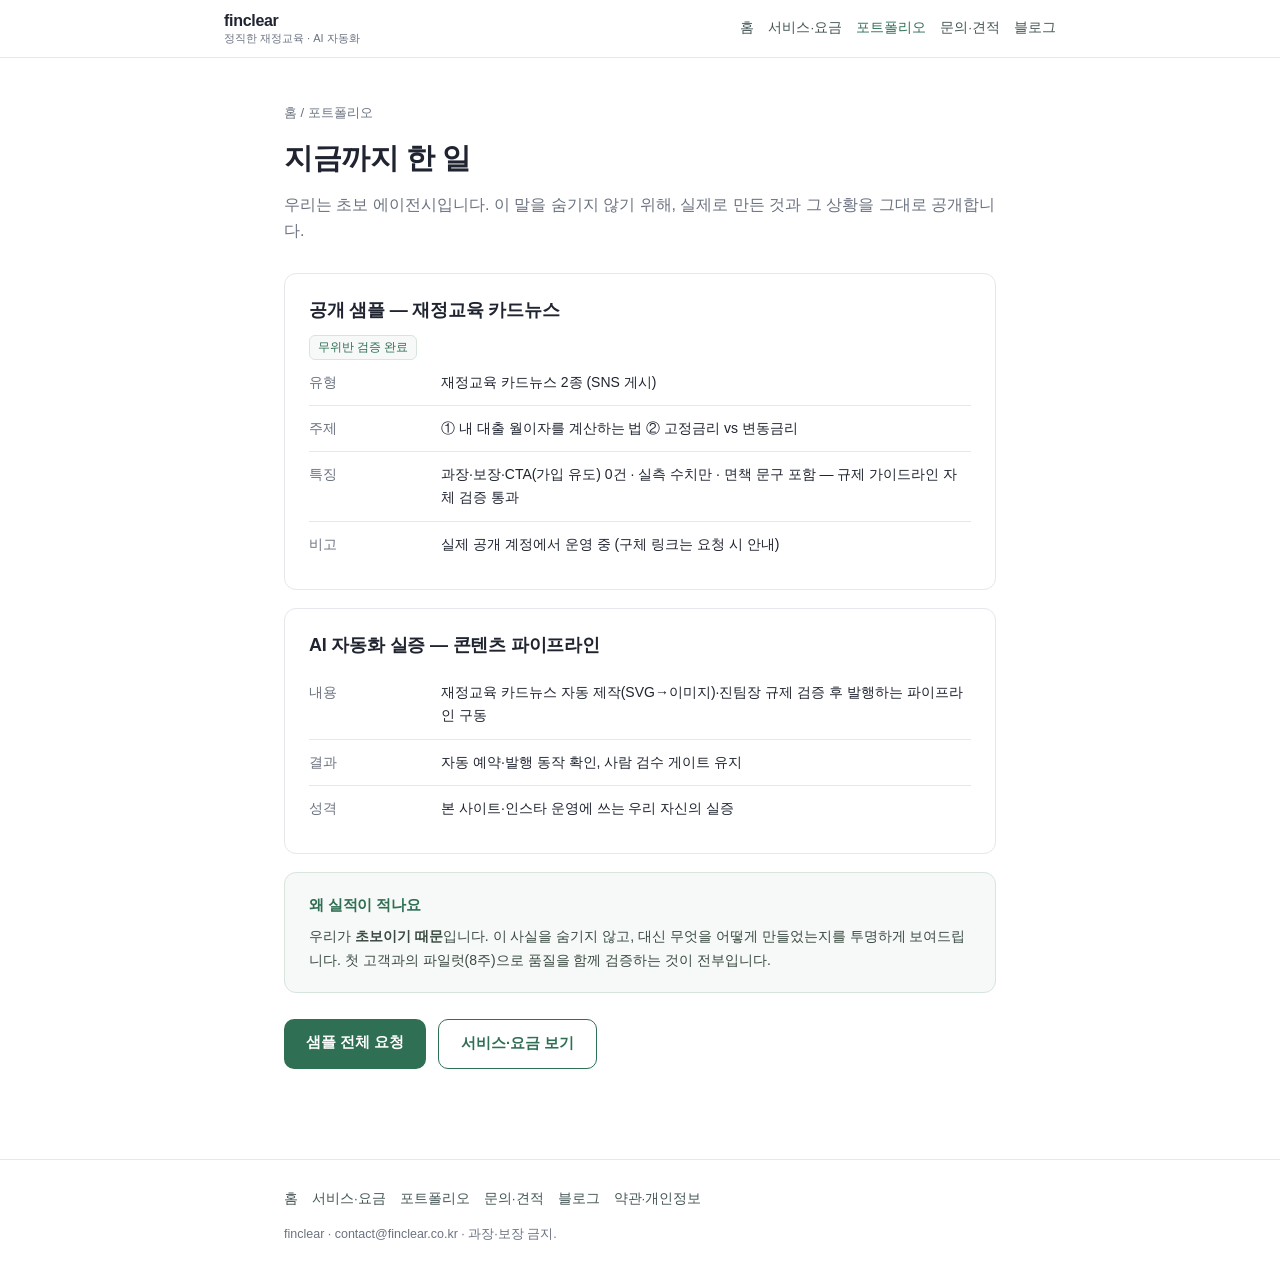
<file: work/index.html>
<!DOCTYPE html>
<html lang="ko">
<head>
<meta charset="utf-8">
<meta name="viewport" content="width=device-width, initial-scale=1">
<title>포트폴리오 — finclear</title>
<meta name="description" content="finclear가 지금까지 한 일. 무위반 검증된 공개 샘플과 진행 사례를 정직하게 공개합니다.">
<link rel="stylesheet" href="/assets/style.css">
</head>
<body>
<header class="site"><div class="site-inner">
<a class="brand" href="/">finclear<small>정직한 재정교육 · AI 자동화</small></a>
<nav class="main">
<a href="/">홈</a>
<a href="/services/">서비스·요금</a>
<a href="/work/" class="on">포트폴리오</a>
<a href="/contact/">문의·견적</a>
<a href="/blog/">블로그</a>
</nav>
</div></header>

<div class="wrap">
<p class="crumb"><a href="/">홈</a> / 포트폴리오</p>
<h1>지금까지 한 일</h1>
<p class="sub">우리는 초보 에이전시입니다. 이 말을 숨기지 않기 위해, 실제로 만든 것과 그 상황을 그대로 공개합니다.</p>

<div class="panel">
<h2>공개 샘플 — 재정교육 카드뉴스</h2>
<p><span class="badge">무위반 검증 완료</span></p>
<div class="row"><dt>유형</dt><dd>재정교육 카드뉴스 2종 (SNS 게시)</dd></div>
<div class="row"><dt>주제</dt><dd>① 내 대출 월이자를 계산하는 법 ② 고정금리 vs 변동금리</dd></div>
<div class="row"><dt>특징</dt><dd>과장·보장·CTA(가입 유도) 0건 · 실측 수치만 · 면책 문구 포함 — 규제 가이드라인 자체 검증 통과</dd></div>
<div class="row"><dt>비고</dt><dd>실제 공개 계정에서 운영 중 (구체 링크는 요청 시 안내)</dd></div>
</div>

<div class="panel">
<h2>AI 자동화 실증 — 콘텐츠 파이프라인</h2>
<div class="row"><dt>내용</dt><dd>재정교육 카드뉴스 자동 제작(SVG→이미지)·진팀장 규제 검증 후 발행하는 파이프라인 구동</dd></div>
<div class="row"><dt>결과</dt><dd>자동 예약·발행 동작 확인, 사람 검수 게이트 유지</dd></div>
<div class="row"><dt>성격</dt><dd>본 사이트·인스타 운영에 쓰는 우리 자신의 실증</dd></div>
</div>

<div class="honest">
<h2>왜 실적이 적나요</h2>
<p>우리가 <strong>초보이기 때문</strong>입니다. 이 사실을 숨기지 않고, 대신 무엇을 어떻게 만들었는지를 투명하게 보여드립니다. 첫 고객과의 파일럿(8주)으로 품질을 함께 검증하는 것이 전부입니다.</p>
</div>

<div class="cta">
<a class="btn" href="/contact/">샘플 전체 요청</a>
<a class="btn ghost" href="/services/">서비스·요금 보기</a>
</div>
</div>

<footer class="site"><div class="wrap">
<nav class="main"><a href="/">홈</a> <a href="/services/">서비스·요금</a> <a href="/work/">포트폴리오</a> <a href="/contact/">문의·견적</a> <a href="/blog/">블로그</a> <a href="/legal/">약관·개인정보</a></nav>
<p class="note" style="margin-top:14px">finclear · contact@finclear.co.kr · 과장·보장 금지.</p>
</div></footer>
</body>
</html>
</file>
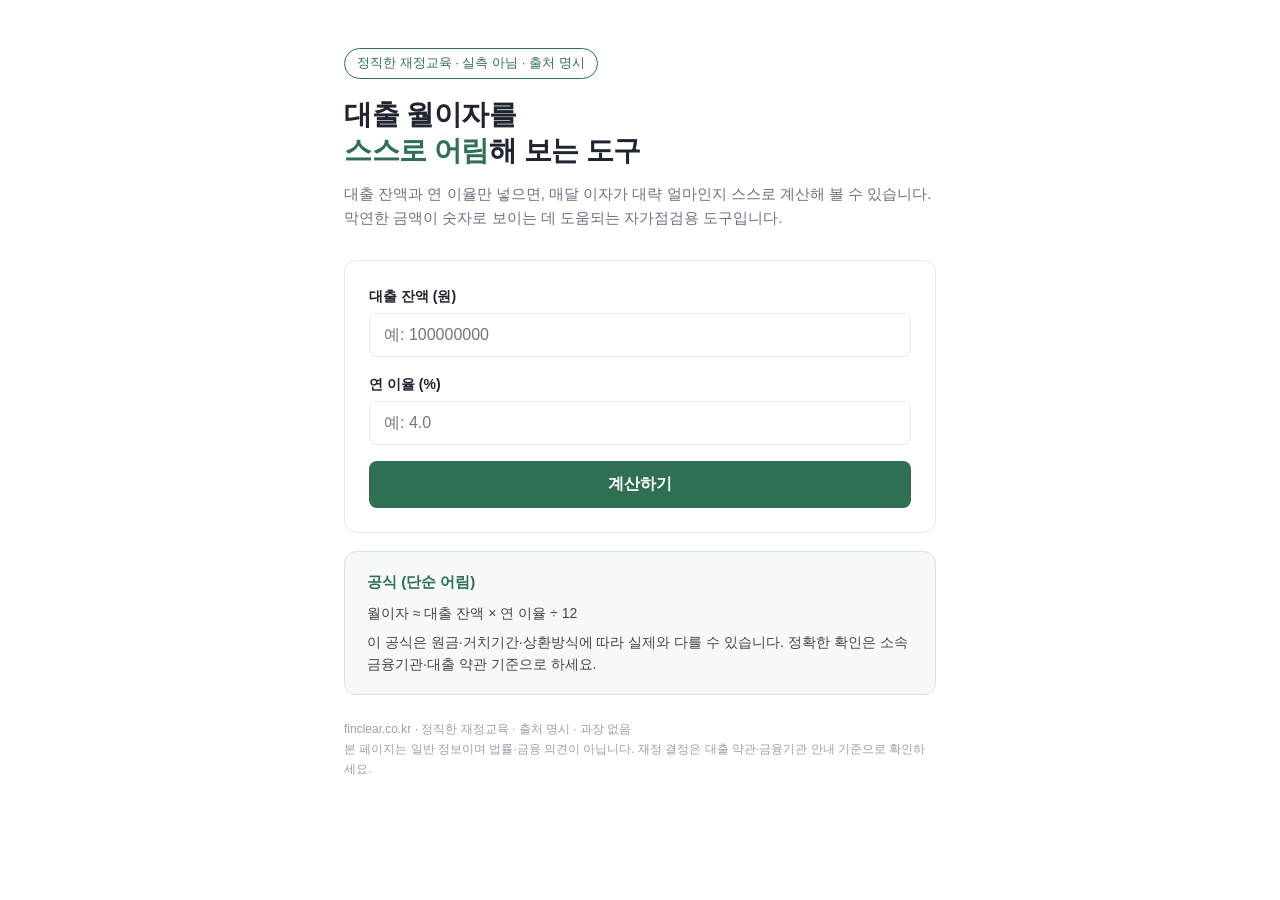
<file: tools/interest-calculator.html>
<!DOCTYPE html>
<html lang="ko">
<head>
<meta charset="UTF-8">
<meta name="viewport" content="width=device-width, initial-scale=1.0">
<title>월이자 자가점검 도구 — finclear | 정직한 재정교육</title>
<style>
  :root{--ink:#1f2430;--mut:#6b7280;--acc:#2f6f54;--line:#e5e7eb;--bg:#fff;}
  *{margin:0;padding:0;box-sizing:border-box;}
  body{font-family:-apple-system,"Apple SD Gothic Neo","Noto Sans KR","Malgun Gothic",sans-serif;color:var(--ink);background:var(--bg);line-height:1.6;}
  .wrap{max-width:640px;margin:0 auto;padding:48px 24px 64px;}
  .tag{display:inline-block;font-size:13px;color:var(--acc);border:1px solid var(--acc);border-radius:999px;padding:4px 12px;margin-bottom:18px;}
  h1{font-size:28px;line-height:1.3;margin-bottom:12px;letter-spacing:-.5px;}
  h1 em{font-style:normal;color:var(--acc);}
  .sub{font-size:15px;color:var(--mut);margin-bottom:30px;}
  .panel{border:1px solid var(--line);border-radius:12px;padding:24px;margin-bottom:18px;}
  .panel label{display:block;font-size:14px;font-weight:600;margin-bottom:6px;}
  .panel input{width:100%;padding:12px 14px;font-size:16px;border:1px solid var(--line);border-radius:8px;margin-bottom:16px;box-sizing:border-box;}
  .result{background:#f6f9f7;border:1px solid #d7e5dc;border-radius:12px;padding:22px 24px;margin-top:8px;}
  .result .big{font-size:30px;font-weight:700;color:var(--ink);margin:6px 0;}
  .result p{font-size:14px;color:#444;margin:4px 0;}
  .btn{background:var(--acc);color:#fff;border:none;border-radius:8px;padding:13px 20px;font-size:16px;font-weight:600;cursor:pointer;width:100%;}
  .btn:hover{opacity:.92;}
  .note{font-size:13px;color:var(--mut);margin-top:24px;line-height:1.7;}
  .honest{background:#f6f9f7;border:1px solid #d7e5dc;border-radius:12px;padding:18px 22px;margin-top:14px;}
  .honest h2{font-size:15px;color:var(--acc);margin-bottom:8px;}
  .honest p{font-size:14px;color:#444;}
</style>
</head>
<body>
<div class="wrap">
  <span class="tag">정직한 재정교육 · 실측 아님 · 출처 명시</span>
  <h1>대출 월이자를<br><em>스스로 어림</em>해 보는 도구</h1>
  <p class="sub">대출 잔액과 연 이율만 넣으면, 매달 이자가 대략 얼마인지 스스로 계산해 볼 수 있습니다. 막연한 금액이 숫자로 보이는 데 도움되는 자가점검용 도구입니다.</p>

  <div class="panel">
    <label for="bal">대출 잔액 (원)</label>
    <input type="number" id="bal" inputmode="numeric" placeholder="예: 100000000">
    <label for="rate">연 이율 (%)</label>
    <input type="number" id="rate" inputmode="decimal" step="0.01" placeholder="예: 4.0">
    <button class="btn" id="calc">계산하기</button>
  </div>

  <div class="result" id="result" style="display:none;">
    <p>대략적인 월이자</p>
    <div class="big" id="monthly">-</div>
    <p>대략적인 연 이자</p>
    <div class="big" id="yearly" style="font-size:22px;">-</div>
    <p style="margin-top:10px;font-size:13px;color:var(--mut);">※ 이 도구는 설명용 어림(실측 아님)입니다. 실제 금리는 대출 약관·금융기관 안내 기준과 다를 수 있습니다.</p>
  </div>

  <div class="honest">
    <h2>공식 (단순 어림)</h2>
    <p>월이자 ≈ 대출 잔액 × 연 이율 ÷ 12</p>
    <p style="margin-top:6px;">이 공식은 원금·거치기간·상환방식에 따라 실제와 다를 수 있습니다. 정확한 확인은 소속 금융기관·대출 약관 기준으로 하세요.</p>
  </div>

  <p class="note" style="font-size:12px;color:#9aa0aa;">
    finclear.co.kr · 정직한 재정교육 · 출처 명시 · 과장 없음<br>
    본 페이지는 일반 정보이며 법률·금융 의견이 아닙니다. 재정 결정은 대출 약관·금융기관 안내 기준으로 확인하세요.
  </p>
</div>

<script>
document.getElementById('calc').addEventListener('click', function(){
  var bal = parseFloat(document.getElementById('bal').value);
  var rate = parseFloat(document.getElementById('rate').value);
  var res = document.getElementById('result');
  if (!bal || bal<=0 || isNaN(rate) || rate<0){
    document.getElementById('monthly').innerText='값을 확인해 주세요';
    document.getElementById('yearly').innerText='-';
    res.style.display='block';
    return;
  }
  var monthly = (bal * rate/100 / 12).toLocaleString('ko-KR');
  var yearly = (bal * rate/100).toLocaleString('ko-KR');
  document.getElementById('monthly').innerText = '약 ' + monthly + '원';
  document.getElementById('yearly').innerText = '약 ' + yearly + '원';
  res.style.display='block';
});
</script>
</body>
</html>
</file>
<file: assets/style.css>
:root{--ink:#1f2430;--mut:#6b7280;--acc:#2f6f54;--acc2:#d7e5dc;--line:#e5e7eb;--bg:#fff;--soft:#f6f9f7;}
*{margin:0;padding:0;box-sizing:border-box;}
body{font-family:-apple-system,"Apple SD Gothic Neo","Noto Sans KR","Malgun Gothic",sans-serif;color:var(--ink);background:var(--bg);line-height:1.65;-webkit-font-smoothing:antialiased;}
a{color:var(--acc);text-decoration:none;}
a:hover{text-decoration:underline;}
img{max-width:100%;}
header.site{position:sticky;top:0;background:rgba(255,255,255,.94);backdrop-filter:blur(6px);border-bottom:1px solid var(--line);z-index:20;}
.site-inner{max-width:880px;margin:0 auto;padding:12px 24px;display:flex;align-items:center;justify-content:space-between;gap:14px;flex-wrap:wrap;}
.brand{font-weight:700;letter-spacing:-.3px;color:var(--ink);font-size:16px;line-height:1.15;}
.brand:hover{text-decoration:none;}
.brand small{display:block;font-weight:400;color:var(--mut);font-size:11px;letter-spacing:0;margin-top:2px;}
nav.main{display:flex;gap:14px;flex-wrap:wrap;font-size:13.5px;}
nav.main a{color:#455;font-weight:500;}
nav.main a:hover{color:var(--acc);text-decoration:none;}
nav.main a.on{color:var(--acc);}
.wrap{max-width:760px;margin:0 auto;padding:44px 24px 64px;}
.hero-tag{display:inline-block;font-size:12.5px;color:var(--acc);border:1px solid var(--acc);border-radius:999px;padding:4px 12px;margin-bottom:16px;}
h1{font-size:29px;line-height:1.32;margin-bottom:14px;letter-spacing:-.5px;}
h1 em{font-style:normal;color:var(--acc);}
h2{font-size:18px;margin-bottom:10px;letter-spacing:-.2px;}
h3{font-size:15px;margin-bottom:6px;}
.sub{font-size:16px;color:var(--mut);margin-bottom:28px;}
.lead{font-size:15.5px;color:#3a3f47;margin-bottom:20px;}
.panel{border:1px solid var(--line);border-radius:12px;padding:22px 24px;margin-bottom:18px;}
.panel p{font-size:14.5px;color:#444;}
.panel p+p{margin-top:8px;}
ul{padding-left:20px;} li{font-size:14.5px;color:#444;margin:6px 0;}
ul.clean{list-style:none;padding-left:0;}
ul.clean li{padding-left:22px;position:relative;}
ul.clean li:before{content:"✔";position:absolute;left:0;color:var(--acc);font-size:13px;}
.grid{display:grid;grid-template-columns:1fr 1fr;gap:14px;margin:18px 0;}
@media(max-width:600px){.grid{grid-template-columns:1fr;}}
.card{border:1px solid var(--line);border-radius:12px;padding:18px 18px 16px;transition:.15s;display:block;}
.card:hover{border-color:var(--acc);text-decoration:none;box-shadow:0 4px 16px rgba(47,111,84,.08);}
.card h3{color:var(--ink);font-size:15.5px;}
.card p{font-size:13.5px;color:var(--mut);margin-top:4px;}
.card .go{font-size:13px;color:var(--acc);margin-top:10px;display:inline-block;font-weight:600;}
.row{display:grid;grid-template-columns:120px 1fr;gap:12px;font-size:14px;padding:11px 0;border-bottom:1px solid var(--line);}
.row:last-child{border-bottom:none;}
.row dt{color:var(--mut);}
.price{font-size:19px;font-weight:600;color:var(--ink);}
.price small{color:var(--mut);font-weight:400;font-size:13px;}
.honest{background:var(--soft);border:1px solid var(--acc2);border-radius:12px;padding:20px 24px;margin:18px 0;}
.honest h2{font-size:15px;color:var(--acc);margin-bottom:8px;}
.honest p{font-size:14px;color:#3a4a41;}
.cta{margin:26px 0 6px;display:flex;gap:12px;flex-wrap:wrap;}
.btn{display:inline-block;background:var(--acc);color:#fff;font-weight:600;font-size:14.5px;padding:12px 22px;border-radius:10px;border:none;cursor:pointer;}
.btn:hover{text-decoration:none;opacity:.92;}
.btn.ghost{background:#fff;color:var(--acc);border:1px solid var(--acc);}
.btn.ghost:hover{background:var(--soft);}
form.inq{display:grid;gap:14px;margin-top:8px;}
.field{display:grid;gap:6px;}
.field label{font-size:13.5px;color:#455;font-weight:600;}
.field input,.field select,.field textarea{font:inherit;font-size:14px;padding:10px 12px;border:1px solid var(--line);border-radius:9px;background:#fff;color:var(--ink);}
.field textarea{min-height:96px;resize:vertical;}
.field input:focus,.field select:focus,.field textarea:focus{outline:2px solid var(--acc2);border-color:var(--acc);}
.consent{display:flex;gap:8px;align-items:flex-start;font-size:13px;color:var(--mut);}
.consent input{margin-top:3px;}
.note{font-size:12.5px;color:var(--mut);line-height:1.75;}
footer.site{border-top:1px solid var(--line);margin-top:20px;}
footer.site .wrap{padding-top:28px;padding-bottom:40px;}
footer.site a{color:#455;}
footer.site a:hover{color:var(--acc);}
.crumb{font-size:13px;color:var(--mut);margin-bottom:16px;}
.crumb a{color:var(--mut);}
.article{border-bottom:1px solid var(--line);padding:18px 0;}
.article:last-child{border-bottom:none;}
.article h3{font-size:16px;}
.article .meta{font-size:12.5px;color:var(--mut);margin-top:4px;}
.article p{font-size:14px;color:#444;margin-top:6px;}
.badge{display:inline-block;font-size:11.5px;color:var(--acc);background:var(--soft);border:1px solid var(--acc2);border-radius:6px;padding:2px 8px;margin-right:6px;}
</file>
